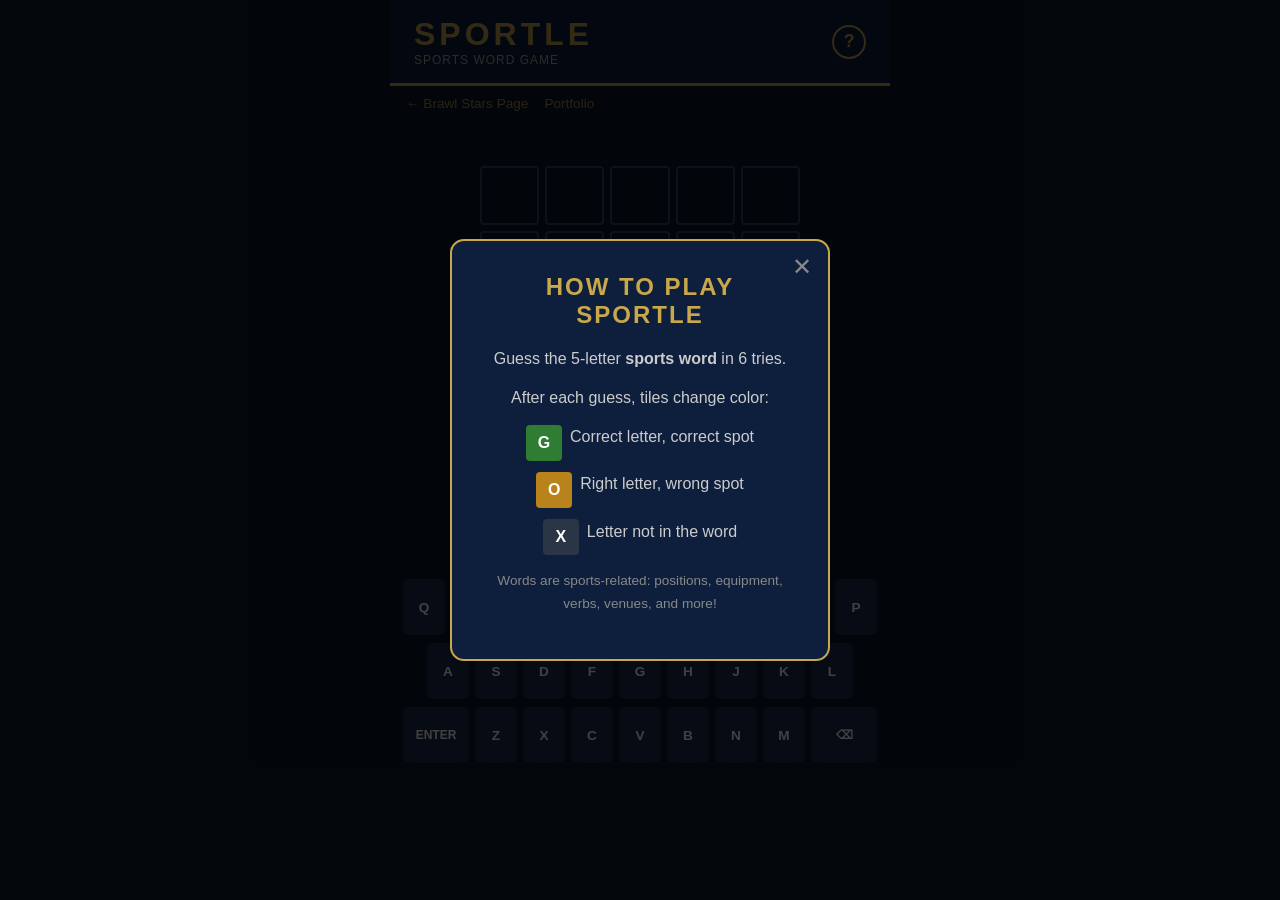
<file: app.html>
<!DOCTYPE html>
<html lang="en">
<head>
  <meta charset="UTF-8"/>
  <meta name="viewport" content="width=device-width, initial-scale=1.0"/>
  <title>Sportle — Sports Wordle</title>
  <style>
    /* ── Reset & Base ── */
    * { margin: 0; padding: 0; box-sizing: border-box; }

    body {
      font-family: 'Segoe UI', Arial, sans-serif;
      background: #0a1628;
      color: #fff;
      min-height: 100vh;
      display: flex;
      flex-direction: column;
      align-items: center;
    }

    /* ── Header ── */
    header {
      width: 100%;
      background: #0d1f3c;
      border-bottom: 3px solid #c9a84c;
      padding: 1rem 1.5rem;
      display: flex;
      justify-content: space-between;
      align-items: center;
      max-width: 500px;
      margin: 0 auto;
    }

    header h1 {
      font-size: 2rem;
      font-weight: 900;
      letter-spacing: 4px;
      color: #c9a84c;
      text-transform: uppercase;
    }

    header .subtitle {
      font-size: 0.75rem;
      color: #aaa;
      letter-spacing: 1px;
      text-transform: uppercase;
    }

    .help-btn {
      background: transparent;
      border: 2px solid #c9a84c;
      color: #c9a84c;
      width: 34px;
      height: 34px;
      border-radius: 50%;
      font-size: 1.1rem;
      font-weight: bold;
      cursor: pointer;
      transition: background 0.2s;
    }
    .help-btn:hover { background: #c9a84c; color: #0a1628; }

    /* ── Back Link ── */
    .back-bar {
      width: 100%;
      max-width: 500px;
      padding: 0.6rem 1rem;
      display: flex;
      gap: 1rem;
    }
    .back-bar a {
      color: #c9a84c;
      text-decoration: none;
      font-size: 0.85rem;
      opacity: 0.8;
    }
    .back-bar a:hover { opacity: 1; text-decoration: underline; }

    /* ── Message Bar ── */
    #message {
      height: 36px;
      display: flex;
      align-items: center;
      justify-content: center;
      font-size: 0.95rem;
      font-weight: bold;
      letter-spacing: 1px;
      color: #f5d020;
      text-transform: uppercase;
    }

    /* ── Game Board ── */
    #board {
      display: grid;
      grid-template-rows: repeat(6, 1fr);
      gap: 6px;
      padding: 10px;
      width: 100%;
      max-width: 340px;
    }

    .row {
      display: grid;
      grid-template-columns: repeat(5, 1fr);
      gap: 6px;
    }

    .tile {
      width: 100%;
      aspect-ratio: 1;
      border: 2px solid #3a4a60;
      border-radius: 4px;
      display: flex;
      align-items: center;
      justify-content: center;
      font-size: 1.7rem;
      font-weight: 900;
      text-transform: uppercase;
      color: #fff;
      background: #0a1628;
      transition: border-color 0.1s;
      position: relative;
      user-select: none;
    }

    .tile.filled { border-color: #6a7a90; }
    .tile.active { border-color: #c9a84c; }

    /* Flip animation */
    .tile.flip {
      animation: flipTile 0.5s ease forwards;
    }

    @keyframes flipTile {
      0%   { transform: rotateX(0deg); }
      50%  { transform: rotateX(90deg); background: #0a1628; }
      100% { transform: rotateX(0deg); }
    }

    .tile.correct  { background: #2e7d32; border-color: #2e7d32; }
    .tile.present  { background: #b7831a; border-color: #b7831a; }
    .tile.absent   { background: #2a3545; border-color: #2a3545; color: #888; }

    /* Pop animation when typing */
    .tile.pop {
      animation: popTile 0.1s ease;
    }
    @keyframes popTile {
      0%   { transform: scale(1); }
      50%  { transform: scale(1.12); }
      100% { transform: scale(1); }
    }

    /* Shake on invalid word */
    .row.shake {
      animation: shakeRow 0.4s ease;
    }
    @keyframes shakeRow {
      0%,100% { transform: translateX(0); }
      20%     { transform: translateX(-8px); }
      40%     { transform: translateX(8px); }
      60%     { transform: translateX(-5px); }
      80%     { transform: translateX(5px); }
    }

    /* ── Keyboard ── */
    #keyboard {
      width: 100%;
      max-width: 500px;
      padding: 10px;
      display: flex;
      flex-direction: column;
      gap: 8px;
      margin-top: 8px;
    }

    .kb-row {
      display: flex;
      justify-content: center;
      gap: 6px;
    }

    .key {
      height: 56px;
      min-width: 36px;
      padding: 0 6px;
      background: #1e3050;
      border: none;
      border-radius: 6px;
      color: #fff;
      font-size: 0.85rem;
      font-weight: bold;
      text-transform: uppercase;
      cursor: pointer;
      transition: background 0.2s, transform 0.1s;
      flex: 1;
      max-width: 42px;
    }

    .key.wide { max-width: 66px; font-size: 0.75rem; }
    .key:hover { background: #2a4070; }
    .key:active { transform: scale(0.95); }
    .key.correct { background: #2e7d32; }
    .key.present { background: #b7831a; }
    .key.absent  { background: #111d2e; color: #555; }

    /* ── Modal ── */
    .modal-overlay {
      position: fixed;
      inset: 0;
      background: rgba(0,0,0,0.75);
      display: flex;
      align-items: center;
      justify-content: center;
      z-index: 100;
    }

    .modal-overlay.hidden { display: none; }

    .modal-box {
      background: #0d1f3c;
      border: 2px solid #c9a84c;
      border-radius: 14px;
      padding: 2rem;
      max-width: 380px;
      width: 90%;
      text-align: center;
    }

    .modal-box h2 {
      font-size: 1.5rem;
      color: #c9a84c;
      margin-bottom: 1rem;
      text-transform: uppercase;
      letter-spacing: 2px;
    }

    .modal-box p { color: #ccc; line-height: 1.7; margin-bottom: 0.75rem; }
    .modal-box .answer-reveal { font-size: 1.4rem; font-weight: 900; color: #f5d020; margin: 0.5rem 0; }
    .modal-box .hint-row { display: flex; align-items: center; gap: 8px; justify-content: center; margin-bottom: 0.5rem; }
    .modal-box .hint-tile {
      width: 36px; height: 36px; border-radius: 4px;
      display: flex; align-items: center; justify-content: center;
      font-weight: 900; font-size: 1rem; text-transform: uppercase;
    }
    .modal-box .hint-tile.correct { background: #2e7d32; }
    .modal-box .hint-tile.present { background: #b7831a; }
    .modal-box .hint-tile.absent  { background: #2a3545; }

    .btn-play-again {
      background: #c9a84c;
      color: #0a1628;
      border: none;
      padding: 12px 32px;
      border-radius: 30px;
      font-size: 1rem;
      font-weight: 900;
      letter-spacing: 2px;
      text-transform: uppercase;
      cursor: pointer;
      margin-top: 1rem;
      transition: background 0.2s, transform 0.1s;
    }
    .btn-play-again:hover { background: #f5d020; transform: scale(1.03); }

    .close-modal {
      position: absolute; top: 12px; right: 16px;
      background: none; border: none; color: #888;
      font-size: 1.5rem; cursor: pointer;
    }
    .close-modal:hover { color: #fff; }

    /* ── Category badge ── */
    .category-badge {
      font-size: 0.7rem;
      letter-spacing: 2px;
      text-transform: uppercase;
      color: #666;
      padding: 0.25rem 0.5rem;
      background: #111d2e;
      border-radius: 20px;
      margin-bottom: 4px;
    }

    /* ── Stats row ── */
    .stats-row {
      display: flex;
      justify-content: center;
      gap: 1.5rem;
      margin: 1rem 0;
    }
    .stat-box { text-align: center; }
    .stat-num { font-size: 1.8rem; font-weight: 900; color: #f5d020; }
    .stat-label { font-size: 0.7rem; color: #888; text-transform: uppercase; letter-spacing: 1px; }
  </style>
</head>
<body>

  <!-- Help Modal -->
  <div class="modal-overlay" id="helpModal">
    <div class="modal-box" style="position:relative;">
      <button class="close-modal" onclick="document.getElementById('helpModal').classList.add('hidden')">✕</button>
      <h2>How to Play Sportle</h2>
      <p>Guess the 5-letter <strong>sports word</strong> in 6 tries.</p>
      <p>After each guess, tiles change color:</p>
      <div class="hint-row" style="margin-top:0.75rem;">
        <div class="hint-tile correct">G</div>
        <p>Correct letter, correct spot</p>
      </div>
      <div class="hint-row">
        <div class="hint-tile present">O</div>
        <p>Right letter, wrong spot</p>
      </div>
      <div class="hint-row">
        <div class="hint-tile absent">X</div>
        <p>Letter not in the word</p>
      </div>
      <p style="margin-top:0.75rem; font-size:0.85rem; color:#888;">Words are sports-related: positions, equipment, verbs, venues, and more!</p>
    </div>
  </div>

  <!-- End Modal -->
  <div class="modal-overlay hidden" id="endModal">
    <div class="modal-box" style="position:relative;">
      <h2 id="endTitle">Well Done!</h2>
      <div id="endBody"></div>
      <div class="stats-row" id="statsRow"></div>
      <button class="btn-play-again" onclick="startNewGame()">Play Again</button>
    </div>
  </div>

  <!-- Header -->
  <header>
    <div>
      <h1>Sportle</h1>
      <div class="subtitle">Sports Word Game</div>
    </div>
    <button class="help-btn" onclick="document.getElementById('helpModal').classList.remove('hidden')">?</button>
  </header>

  <div class="back-bar">
    <a href="index.html">← Brawl Stars Page</a>
    <a href="prof.html">Portfolio</a>
  </div>

  <div id="message"></div>
  <div id="board"></div>
  <div id="keyboard"></div>

  <script>
    // ── Word List ──
    const WORDS = [
      // Classic 5-letter sports words
      "DRIVE","PITCH","CATCH","GUARD","SCORE","POINT","RELAY","SERVE","BLOCK","SWING",
      "STRIK","BOUND","SPIKE","PRESS","FIELD","BREAK","FLOOR","SHOOT","MATCH","FRAME",
      "BLITZ","REACH","GLOVE","SKATE","WEDGE","PLACE","ROUND","COURT","STEAL","DRIBBLE".slice(0,5),
      "BATON","CHEER","MEDAL","RALLY","TIMER","HURLS","THROW","ALLEY","BOXER","BASES",
      "GOALI","GOOFS","PUNTS","KICKS","ZONES","SQUAD","COACH","TRAPS","COVER","TALLY",
      "GRAND","SPRIN","SPORT","JUMPS","BOARD","GRABS","FLAGS","TEAMS","VAULT","LINER",
      "HOMER","BAILS","BIRDY","BOGEY","EAGLE","IRONS","PUTT" ,"CLUBS","WEDGE","CADDY",
      "LANER","LANES","FOULS","DUNKS","LAYUP","ALLEY","POSTS","RIFTE","PENAL","GOALS",
      "PUCKS","GOALT","SAVES","TACKS","BOXER","HOOKS","JABS" ,"CROSS","UPPER","ROPES",
      "TRACK","RELAY","HURDA","LAPSE","PACES","WATTS","MILES","TIMED","CLOCK","SPLIT",
      // More clear 5-letter sports words
      "STEAL","SLIDE","BLIMP","BENCH","CHAMP","DRAFT","TRADE","SCOUT","AGENT","OWNER",
      "CROWD","ARENA","FIELD","TURF" ,"GRASS","CHALK","LIGHT","NIGHT","BLOWN","BONUS",
      "POINT","POWER","SUPER","OUTER","INNER","FIRST","THIRD","RIGHT","SHORT","QUICK"
    ]
    // Filter to exactly 5 letters and unique
    .map(w => w.trim().toUpperCase())
    .filter(w => w.length === 5);

    const WORD_POOL = [...new Set(WORDS)];

    // A curated list of clean valid 5-letter sports words for guessing
    const VALID_GUESSES = new Set([
      ...WORD_POOL,
      // Allow any real 5-letter word attempt
      "ABOUT","ABOVE","ABUSE","ACTOR","AFTER","AGAIN","AGENT","AGREE","AHEAD","ALARM",
      "ALBUM","ALERT","ALIKE","ALIVE","ALLEY","ALLOW","ALONE","ALONG","ALTER","ANGEL",
      "ANGER","ANGLE","ANGRY","ANIME","ANKLE","APART","APPLE","APPLY","ARENA","ARGUE",
      "ARISE","ARROW","ASIDE","ASKED","ASSET","AVOID","AWAKE","AWARD","AWFUL","BADLY",
      "BAKER","BALLS","BANDS","BANKS","BASED","BASIC","BASIN","BASES","BATCH","BEACH",
      "BEAMS","BEGAN","BEGIN","BEING","BELOW","BENCH","BIRTH","BLACK","BLADE","BLAME",
      "BLANK","BLAST","BLEED","BLEND","BLESS","BLIND","BLOCK","BLOOD","BLOWN","BOARD",
      "BOOST","BOUND","BOXER","BRAIN","BRAND","BRAVE","BREAD","BREAK","BREED","BRIEF",
      "BRING","BROKE","BROOK","BROWN","BRUSH","BUILD","BUILT","BURST","BUYER","CABIN",
      "CABLE","CAMEL","CANDY","CARRY","CATCH","CAUSE","CHAIN","CHALK","CHAMP","CHAOS",
      "CHEAP","CHECK","CHEEK","CHEER","CHEST","CHIEF","CHILD","CHINA","CLAIM","CLASS",
      "CLEAN","CLEAR","CLERK","CLICK","CLOCK","CLOSE","CLOUD","COACH","COSTS","COULD",
      "COUNT","COURT","COVER","CRACK","CRAFT","CRANE","CRAZY","CRIME","CROSS","CROWD",
      "CRUEL","CRUSH","CURVE","CYCLE","DAILY","DANCE","DEALT","DEATH","DEBUT","DELAY",
      "DEPTH","DRAFT","DRAIN","DRAMA","DRAW" ,"DRAWN","DREAM","DRESS","DRIFT","DRINK",
      "DRIVE","DROPS","DROVE","DRUGS","DRUMS","DYING","EARLY","EARTH","EIGHT","ELITE",
      "EMPTY","ENEMY","EQUAL","ERROR","ESSAY","EVERY","EXACT","EXTRA","FAINT","FAITH",
      "FALSE","FANCY","FAULT","FEAST","FENCE","FIELD","FIFTH","FIFTY","FIGHT","FINAL",
      "FIRST","FIXED","FLAME","FLEET","FLESH","FLIES","FLOAT","FLOOD","FLOOR","FOCUS",
      "FORCE","FORGE","FORTH","FORTY","FORUM","FOUND","FRAME","FRANK","FRAUD","FRESH",
      "FRONT","FRUIT","FULLY","FUNDS","GAMES","GAUGE","GHOST","GIANT","GIVEN","GLOOM",
      "GLOVE","GOING","GRACE","GRADE","GRAIN","GRAND","GRANT","GRAPH","GRASP","GRASS",
      "GRAVE","GREED","GREEN","GRIEF","GRIND","GROAN","GROUP","GROVE","GROWN","GUARD",
      "GUESS","GUEST","GUIDE","GUILD","GUILT","GUISE","HAPPY","HARSH","HEART","HEAVY",
      "HENCE","HIGH" ,"HILLS","HOLDS","HOLES","HONOR","HOOKS","HOPED","HORSE","HOTEL",
      "HOUSE","HUMAN","HURTS","IDEAS","IMAGE","IMPLY","INFER","INNER","INPUT","ISSUE",
      "ITEMS","JUDGE","JUICE","JUICY","KEEPS","KNIFE","KNOCK","KNOWN","LARGE","LASER",
      "LATER","LAUGH","LAYER","LEADS","LEAPS","LEARN","LEAVE","LEGAL","LEMON","LEVEL",
      "LIGHT","LIMIT","LINEN","LINKS","LIVES","LOCAL","LOGIC","LOOSE","LOWER","LUCKY",
      "MAGIC","MAJOR","MAKER","MARCH","MATCH","MAYBE","MEANT","MEDIA","MERCY","METAL",
      "MIGHT","MINOR","MINUS","MONEY","MONTH","MORAL","MOTOR","MOUNT","MOUSE","MOUTH",
      "MOVED","MOVIE","MUSIC","NAIVE","NEEDS","NERVE","NEVER","NIGHT","NOBLE","NOISE",
      "NOTED","NOVEL","NURSE","OCCUR","OFFER","OFTEN","ORDER","OTHER","OUTER","OWNED",
      "OWNER","OZONE","PAINT","PANEL","PAPER","PARTY","PAUSE","PEACE","PENNY","PHASE",
      "PHONE","PHOTO","PIECE","PILOT","PITCH","PIXEL","PLACE","PLAIN","PLANE","PLANT",
      "PLATE","PLAZA","PLEAD","PLAYS","PLAZA","POLAR","POWER","PRESS","PRICE","PRIDE",
      "PRIME","PRINT","PRIOR","PRIZE","PROBE","PROOF","PROUD","PROVE","QUEEN","QUERY",
      "QUEUE","QUICK","QUIET","QUITE","QUOTA","QUOTE","RADAR","RADIO","RAISE","RALLY",
      "RANGE","RAPID","RATIO","REACH","REALM","REBEL","REFER","REIGN","RELAX","RELAY",
      "REPLY","RIGHT","RIGID","RISKY","RIVAL","RIVER","ROBOT","ROCKY","ROMAN","ROUGH",
      "ROUND","ROYAL","RULER","RURAL","SADLY","SAINT","SAUCE","SCALE","SCARY","SCENE",
      "SCOPE","SCORE","SCOUT","SEIZE","SENSE","SERVE","SEVEN","SHADE","SHAKE","SHALL",
      "SHAME","SHAPE","SHARE","SHARP","SHIFT","SHIRT","SHOCK","SHORT","SIGHT","SILLY",
      "SINCE","SIXTH","SIXTY","SIZED","SKILL","SKIRT","SLASH","SLATE","SLAVE","SLEEP",
      "SLIDE","SLOPE","SMART","SMILE","SMOKE","SNAKE","SOLAR","SOLVE","SORRY","SOUTH",
      "SPACE","SPARE","SPARK","SPEAK","SPEED","SPEND","SPENT","SPILL","SPINE","SPITE",
      "SPLIT","SPOKE","SQUAD","STAFF","STAGE","STAKE","STAND","START","STATE","STAYS",
      "STEAL","STEAM","STEEL","STEEP","STEER","STICK","STILL","STOCK","STORE","STORM",
      "STORY","STUCK","STUDY","STYLE","SUGAR","SUITE","SUPER","SURGE","SWEET","SWIFT",
      "SWING","SWORD","TABLE","TAKEN","TASTE","TAXES","TEARS","TELLS","TENSE","TENTH",
      "TERMS","THEME","THICK","THING","THINK","THIRD","THOSE","THREE","THREW","THROW",
      "TIGHT","TIMES","TIRED","TITLE","TODAY","TOKEN","TOPIC","TOTAL","TOUCH","TOUGH",
      "TOWER","TOXIC","TRACK","TRADE","TRAIL","TRAIN","TRAIT","TRASH","TRIAL","TRIBE",
      "TRIED","TRUST","TUMOR","TUTOR","TWICE","TWIST","UNDER","UNION","UNITY","UNTIL",
      "UPPER","UPSET","URBAN","USAGE","USUAL","UTTER","VALID","VALUE","VIDEO","VIRUS",
      "VISIT","VITAL","VOICE","VOTER","WASTE","WATCH","WATER","WEARY","WEIGH","WEIRD",
      "WHERE","WHICH","WHILE","WHITE","WHOLE","WHOSE","WITCH","WOMAN","WOMEN","WORLD",
      "WORRY","WORSE","WORST","WORTH","WOULD","WOUND","WRIST","WROTE","YACHT","YIELD",
      "YOUNG","YOUTH","ZEBRA","ZONES",
      // Sports specific
      "DRIVE","BIRDY","BOGEY","EAGLE","HOMER","FOULS","DUNKS","LAYUP","HOOKS","JABS",
      "HURLS","PUNTS","KICKS","BASES","GOALI","PUCKS","SAVES","CADDY","PUTT" ,
    ].map(w => w.toUpperCase()));

    // ── Game State ──
    let targetWord = '';
    let currentRow = 0;
    let currentCol = 0;
    let currentGuess = [];
    let gameOver = false;
    let board = [];
    let keyColors = {};
    let gamesPlayed = 0;
    let gamesWon = 0;
    let currentStreak = 0;

    // ── Build Board ──
    function buildBoard() {
      const boardEl = document.getElementById('board');
      boardEl.innerHTML = '';
      board = [];
      for (let r = 0; r < 6; r++) {
        const row = document.createElement('div');
        row.classList.add('row');
        row.id = `row-${r}`;
        const rowTiles = [];
        for (let c = 0; c < 5; c++) {
          const tile = document.createElement('div');
          tile.classList.add('tile');
          tile.id = `tile-${r}-${c}`;
          row.appendChild(tile);
          rowTiles.push(tile);
        }
        boardEl.appendChild(row);
        board.push(rowTiles);
      }
    }

    // ── Build Keyboard ──
    const ROWS_KB = [
      ['Q','W','E','R','T','Y','U','I','O','P'],
      ['A','S','D','F','G','H','J','K','L'],
      ['ENTER','Z','X','C','V','B','N','M','⌫']
    ];

    function buildKeyboard() {
      const kbEl = document.getElementById('keyboard');
      kbEl.innerHTML = '';
      ROWS_KB.forEach(row => {
        const rowDiv = document.createElement('div');
        rowDiv.classList.add('kb-row');
        row.forEach(key => {
          const btn = document.createElement('button');
          btn.classList.add('key');
          btn.textContent = key;
          btn.dataset.key = key;
          if (key === 'ENTER' || key === '⌫') btn.classList.add('wide');
          btn.addEventListener('click', () => handleKey(key));
          rowDiv.appendChild(btn);
        });
        kbEl.appendChild(rowDiv);
      });
    }

    // ── Handle Key Input ──
    function handleKey(key) {
      if (gameOver) return;
      if (key === '⌫' || key === 'BACKSPACE') {
        deleteLetter();
      } else if (key === 'ENTER') {
        submitGuess();
      } else if (/^[A-Z]$/.test(key)) {
        addLetter(key);
      }
    }

    function addLetter(letter) {
      if (currentCol >= 5) return;
      const tile = board[currentRow][currentCol];
      tile.textContent = letter;
      tile.classList.add('filled', 'pop');
      setTimeout(() => tile.classList.remove('pop'), 150);
      currentGuess.push(letter);
      currentCol++;
      updateActiveTile();
    }

    function deleteLetter() {
      if (currentCol <= 0) return;
      currentCol--;
      currentGuess.pop();
      const tile = board[currentRow][currentCol];
      tile.textContent = '';
      tile.classList.remove('filled', 'active');
      updateActiveTile();
    }

    function updateActiveTile() {
      board[currentRow].forEach((t, i) => t.classList.toggle('active', i === currentCol && currentCol < 5));
    }

    function showMessage(msg, duration = 2000) {
      const el = document.getElementById('message');
      el.textContent = msg;
      if (duration) setTimeout(() => { el.textContent = ''; }, duration);
    }

    async function checkRealWord(word) {
      // First allow it if it's already in our word pool
      if (WORD_POOL.includes(word)) return true;
      try {
        const res = await fetch(`https://api.dictionaryapi.dev/api/v2/entries/en/${word.toLowerCase()}`);
        return res.ok;
      } catch {
        // If API fails, allow the word so connectivity issues don't break the game
        return true;
      }
    }

    async function submitGuess() {
      if (currentCol < 5) {
        showMessage('Not enough letters!');
        shakeRow(currentRow);
        return;
      }

      const guess = currentGuess.join('');

      // Check if it's a real word using the Free Dictionary API
      const isReal = await checkRealWord(guess);
      if (!isReal) {
        showMessage('Not a real word!');
        shakeRow(currentRow);
        return;
      }

      // Evaluate
      const result = evaluateGuess(guess, targetWord);
      revealRow(currentRow, guess, result, () => {
        updateKeyboard(guess, result);

        if (guess === targetWord) {
          gameOver = true;
          gamesPlayed++;
          gamesWon++;
          currentStreak++;
          setTimeout(() => showEndModal(true, currentRow + 1), 400);
        } else if (currentRow === 5) {
          gameOver = true;
          gamesPlayed++;
          currentStreak = 0;
          setTimeout(() => showEndModal(false, 0), 400);
        } else {
          currentRow++;
          currentCol = 0;
          currentGuess = [];
          updateActiveTile();
        }
      });
    }

    function evaluateGuess(guess, target) {
      const result = Array(5).fill('absent');
      const targetArr = target.split('');
      const guessArr = guess.split('');
      const used = Array(5).fill(false);

      // First pass: correct
      for (let i = 0; i < 5; i++) {
        if (guessArr[i] === targetArr[i]) {
          result[i] = 'correct';
          used[i] = true;
        }
      }
      // Second pass: present
      for (let i = 0; i < 5; i++) {
        if (result[i] === 'correct') continue;
        for (let j = 0; j < 5; j++) {
          if (!used[j] && guessArr[i] === targetArr[j]) {
            result[i] = 'present';
            used[j] = true;
            break;
          }
        }
      }
      return result;
    }

    function revealRow(rowIdx, guess, result, callback) {
      let delay = 0;
      result.forEach((res, i) => {
        setTimeout(() => {
          const tile = board[rowIdx][i];
          tile.classList.add('flip');
          setTimeout(() => {
            tile.classList.add(res);
            tile.classList.remove('filled', 'active');
          }, 250);
          if (i === 4) setTimeout(callback, 300);
        }, delay);
        delay += 300;
      });
    }

    function updateKeyboard(guess, result) {
      const priority = { correct: 3, present: 2, absent: 1 };
      guess.split('').forEach((letter, i) => {
        const current = keyColors[letter];
        if (!current || priority[result[i]] > priority[current]) {
          keyColors[letter] = result[i];
        }
      });
      document.querySelectorAll('.key').forEach(btn => {
        const l = btn.dataset.key;
        if (keyColors[l]) {
          btn.className = 'key';
          if (l === 'ENTER' || l === '⌫') btn.classList.add('wide');
          btn.classList.add(keyColors[l]);
        }
      });
    }

    function shakeRow(rowIdx) {
      const row = document.getElementById(`row-${rowIdx}`);
      row.classList.add('shake');
      setTimeout(() => row.classList.remove('shake'), 500);
    }

    function showEndModal(won, guessCount) {
      document.getElementById('endTitle').textContent = won
        ? ['Incredible!','Excellent!','Great!','Good Job!','Phew!','Lucky!'][guessCount - 1]
        : 'Game Over';

      const body = document.getElementById('endBody');
      body.innerHTML = won
        ? `<p>You got it in <strong>${guessCount}</strong> guess${guessCount > 1 ? 'es' : ''}!</p>
           <p class="answer-reveal">${targetWord}</p>`
        : `<p>The word was:</p><p class="answer-reveal">${targetWord}</p>`;

      document.getElementById('statsRow').innerHTML = `
        <div class="stat-box"><div class="stat-num">${gamesPlayed}</div><div class="stat-label">Played</div></div>
        <div class="stat-box"><div class="stat-num">${Math.round(gamesWon/Math.max(gamesPlayed,1)*100)}</div><div class="stat-label">Win %</div></div>
        <div class="stat-box"><div class="stat-num">${currentStreak}</div><div class="stat-label">Streak</div></div>
      `;

      document.getElementById('endModal').classList.remove('hidden');
    }

    function startNewGame() {
      document.getElementById('endModal').classList.add('hidden');
      document.getElementById('message').textContent = '';
      currentRow = 0;
      currentCol = 0;
      currentGuess = [];
      gameOver = false;
      keyColors = {};
      targetWord = WORD_POOL[Math.floor(Math.random() * WORD_POOL.length)];
      buildBoard();
      buildKeyboard();
    }

    // ── Physical Keyboard ──
    document.addEventListener('keydown', e => {
      if (e.ctrlKey || e.metaKey || e.altKey) return;
      const k = e.key.toUpperCase();
      if (k === 'BACKSPACE') handleKey('BACKSPACE');
      else if (k === 'ENTER') handleKey('ENTER');
      else if (/^[A-Z]$/.test(k)) handleKey(k);
    });

    // ── Init ──
    startNewGame();
    // Dismiss help modal on first play
    document.querySelector('.modal-overlay').addEventListener('click', function(e) {
      if (e.target === this) this.classList.add('hidden');
    });
    document.getElementById('endModal').addEventListener('click', function(e) {
      if (e.target === this) this.classList.add('hidden');
    });
  </script>

</body>
</html>
</file>
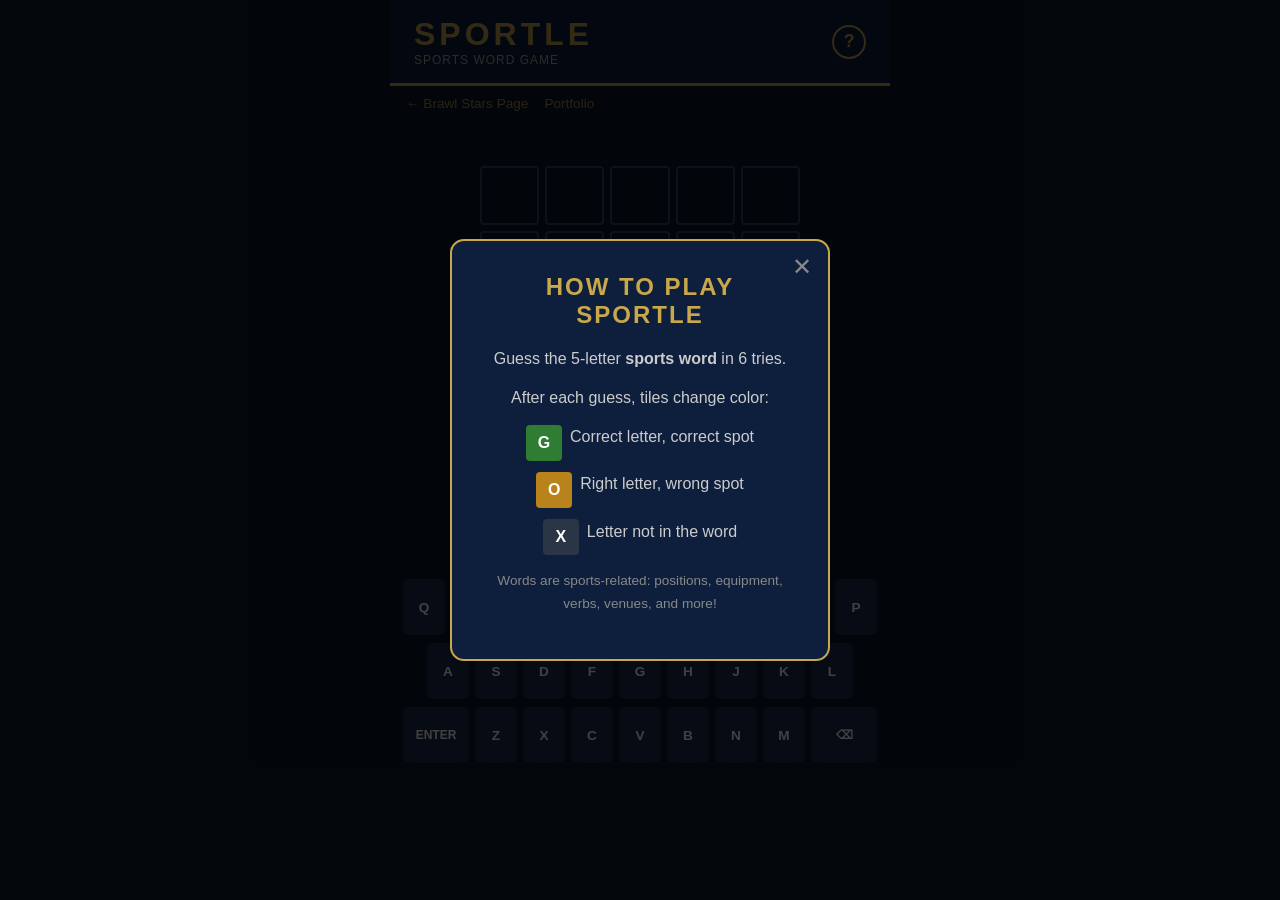
<file: home.html>
<!DOCTYPE html>
<html lang="en">
<head>
  <meta charset="UTF-8"/>
  <meta name="viewport" content="width=device-width, initial-scale=1.0"/>
  <title>Sportle — Sports Wordle</title>
  <style>
    /* ── Reset & Base ── */
    * { margin: 0; padding: 0; box-sizing: border-box; }

    body {
      font-family: 'Segoe UI', Arial, sans-serif;
      background: #0a1628;
      color: #fff;
      min-height: 100vh;
      display: flex;
      flex-direction: column;
      align-items: center;
    }

    /* ── Header ── */
    header {
      width: 100%;
      background: #0d1f3c;
      border-bottom: 3px solid #c9a84c;
      padding: 1rem 1.5rem;
      display: flex;
      justify-content: space-between;
      align-items: center;
      max-width: 500px;
      margin: 0 auto;
    }

    header h1 {
      font-size: 2rem;
      font-weight: 900;
      letter-spacing: 4px;
      color: #c9a84c;
      text-transform: uppercase;
    }

    header .subtitle {
      font-size: 0.75rem;
      color: #aaa;
      letter-spacing: 1px;
      text-transform: uppercase;
    }

    .help-btn {
      background: transparent;
      border: 2px solid #c9a84c;
      color: #c9a84c;
      width: 34px;
      height: 34px;
      border-radius: 50%;
      font-size: 1.1rem;
      font-weight: bold;
      cursor: pointer;
      transition: background 0.2s;
    }
    .help-btn:hover { background: #c9a84c; color: #0a1628; }

    /* ── Back Link ── */
    .back-bar {
      width: 100%;
      max-width: 500px;
      padding: 0.6rem 1rem;
      display: flex;
      gap: 1rem;
    }
    .back-bar a {
      color: #c9a84c;
      text-decoration: none;
      font-size: 0.85rem;
      opacity: 0.8;
    }
    .back-bar a:hover { opacity: 1; text-decoration: underline; }

    /* ── Message Bar ── */
    #message {
      height: 36px;
      display: flex;
      align-items: center;
      justify-content: center;
      font-size: 0.95rem;
      font-weight: bold;
      letter-spacing: 1px;
      color: #f5d020;
      text-transform: uppercase;
    }

    /* ── Game Board ── */
    #board {
      display: grid;
      grid-template-rows: repeat(6, 1fr);
      gap: 6px;
      padding: 10px;
      width: 100%;
      max-width: 340px;
    }

    .row {
      display: grid;
      grid-template-columns: repeat(5, 1fr);
      gap: 6px;
    }

    .tile {
      width: 100%;
      aspect-ratio: 1;
      border: 2px solid #3a4a60;
      border-radius: 4px;
      display: flex;
      align-items: center;
      justify-content: center;
      font-size: 1.7rem;
      font-weight: 900;
      text-transform: uppercase;
      color: #fff;
      background: #0a1628;
      transition: border-color 0.1s;
      position: relative;
      user-select: none;
    }

    .tile.filled { border-color: #6a7a90; }
    .tile.active { border-color: #c9a84c; }

    /* Flip animation */
    .tile.flip {
      animation: flipTile 0.5s ease forwards;
    }

    @keyframes flipTile {
      0%   { transform: rotateX(0deg); }
      50%  { transform: rotateX(90deg); background: #0a1628; }
      100% { transform: rotateX(0deg); }
    }

    .tile.correct  { background: #2e7d32; border-color: #2e7d32; }
    .tile.present  { background: #b7831a; border-color: #b7831a; }
    .tile.absent   { background: #2a3545; border-color: #2a3545; color: #888; }

    /* Pop animation when typing */
    .tile.pop {
      animation: popTile 0.1s ease;
    }
    @keyframes popTile {
      0%   { transform: scale(1); }
      50%  { transform: scale(1.12); }
      100% { transform: scale(1); }
    }

    /* Shake on invalid word */
    .row.shake {
      animation: shakeRow 0.4s ease;
    }
    @keyframes shakeRow {
      0%,100% { transform: translateX(0); }
      20%     { transform: translateX(-8px); }
      40%     { transform: translateX(8px); }
      60%     { transform: translateX(-5px); }
      80%     { transform: translateX(5px); }
    }

    /* ── Keyboard ── */
    #keyboard {
      width: 100%;
      max-width: 500px;
      padding: 10px;
      display: flex;
      flex-direction: column;
      gap: 8px;
      margin-top: 8px;
    }

    .kb-row {
      display: flex;
      justify-content: center;
      gap: 6px;
    }

    .key {
      height: 56px;
      min-width: 36px;
      padding: 0 6px;
      background: #1e3050;
      border: none;
      border-radius: 6px;
      color: #fff;
      font-size: 0.85rem;
      font-weight: bold;
      text-transform: uppercase;
      cursor: pointer;
      transition: background 0.2s, transform 0.1s;
      flex: 1;
      max-width: 42px;
    }

    .key.wide { max-width: 66px; font-size: 0.75rem; }
    .key:hover { background: #2a4070; }
    .key:active { transform: scale(0.95); }
    .key.correct { background: #2e7d32; }
    .key.present { background: #b7831a; }
    .key.absent  { background: #111d2e; color: #555; }

    /* ── Modal ── */
    .modal-overlay {
      position: fixed;
      inset: 0;
      background: rgba(0,0,0,0.75);
      display: flex;
      align-items: center;
      justify-content: center;
      z-index: 100;
    }

    .modal-overlay.hidden { display: none; }

    .modal-box {
      background: #0d1f3c;
      border: 2px solid #c9a84c;
      border-radius: 14px;
      padding: 2rem;
      max-width: 380px;
      width: 90%;
      text-align: center;
    }

    .modal-box h2 {
      font-size: 1.5rem;
      color: #c9a84c;
      margin-bottom: 1rem;
      text-transform: uppercase;
      letter-spacing: 2px;
    }

    .modal-box p { color: #ccc; line-height: 1.7; margin-bottom: 0.75rem; }
    .modal-box .answer-reveal { font-size: 1.4rem; font-weight: 900; color: #f5d020; margin: 0.5rem 0; }
    .modal-box .hint-row { display: flex; align-items: center; gap: 8px; justify-content: center; margin-bottom: 0.5rem; }
    .modal-box .hint-tile {
      width: 36px; height: 36px; border-radius: 4px;
      display: flex; align-items: center; justify-content: center;
      font-weight: 900; font-size: 1rem; text-transform: uppercase;
    }
    .modal-box .hint-tile.correct { background: #2e7d32; }
    .modal-box .hint-tile.present { background: #b7831a; }
    .modal-box .hint-tile.absent  { background: #2a3545; }

    .btn-play-again {
      background: #c9a84c;
      color: #0a1628;
      border: none;
      padding: 12px 32px;
      border-radius: 30px;
      font-size: 1rem;
      font-weight: 900;
      letter-spacing: 2px;
      text-transform: uppercase;
      cursor: pointer;
      margin-top: 1rem;
      transition: background 0.2s, transform 0.1s;
    }
    .btn-play-again:hover { background: #f5d020; transform: scale(1.03); }

    .close-modal {
      position: absolute; top: 12px; right: 16px;
      background: none; border: none; color: #888;
      font-size: 1.5rem; cursor: pointer;
    }
    .close-modal:hover { color: #fff; }

    /* ── Category badge ── */
    .category-badge {
      font-size: 0.7rem;
      letter-spacing: 2px;
      text-transform: uppercase;
      color: #666;
      padding: 0.25rem 0.5rem;
      background: #111d2e;
      border-radius: 20px;
      margin-bottom: 4px;
    }

    /* ── Stats row ── */
    .stats-row {
      display: flex;
      justify-content: center;
      gap: 1.5rem;
      margin: 1rem 0;
    }
    .stat-box { text-align: center; }
    .stat-num { font-size: 1.8rem; font-weight: 900; color: #f5d020; }
    .stat-label { font-size: 0.7rem; color: #888; text-transform: uppercase; letter-spacing: 1px; }
  </style>
</head>
<body>

  <!-- Help Modal -->
  <div class="modal-overlay" id="helpModal">
    <div class="modal-box" style="position:relative;">
      <button class="close-modal" onclick="document.getElementById('helpModal').classList.add('hidden')">✕</button>
      <h2>How to Play Sportle</h2>
      <p>Guess the 5-letter <strong>sports word</strong> in 6 tries.</p>
      <p>After each guess, tiles change color:</p>
      <div class="hint-row" style="margin-top:0.75rem;">
        <div class="hint-tile correct">G</div>
        <p>Correct letter, correct spot</p>
      </div>
      <div class="hint-row">
        <div class="hint-tile present">O</div>
        <p>Right letter, wrong spot</p>
      </div>
      <div class="hint-row">
        <div class="hint-tile absent">X</div>
        <p>Letter not in the word</p>
      </div>
      <p style="margin-top:0.75rem; font-size:0.85rem; color:#888;">Words are sports-related: positions, equipment, verbs, venues, and more!</p>
    </div>
  </div>

  <!-- End Modal -->
  <div class="modal-overlay hidden" id="endModal">
    <div class="modal-box" style="position:relative;">
      <h2 id="endTitle">Well Done!</h2>
      <div id="endBody"></div>
      <div class="stats-row" id="statsRow"></div>
      <button class="btn-play-again" onclick="startNewGame()">Play Again</button>
    </div>
  </div>

  <!-- Header -->
  <header>
    <div>
      <h1>Sportle</h1>
      <div class="subtitle">Sports Word Game</div>
    </div>
    <button class="help-btn" onclick="document.getElementById('helpModal').classList.remove('hidden')">?</button>
  </header>

  <div class="back-bar">
    <a href="index.html">← Brawl Stars Page</a>
    <a href="professional.html">Portfolio</a>
  </div>

  <div id="message"></div>
  <div id="board"></div>
  <div id="keyboard"></div>

  <script>
    // ── Word List ──
    const WORDS = [
      // Classic 5-letter sports words
      "DRIVE","PITCH","CATCH","GUARD","SCORE","POINT","RELAY","SERVE","BLOCK","SWING",
      "STRIK","BOUND","SPIKE","PRESS","FIELD","BREAK","FLOOR","SHOOT","MATCH","FRAME",
      "BLITZ","REACH","GLOVE","SKATE","WEDGE","PLACE","ROUND","COURT","STEAL","DRIBBLE".slice(0,5),
      "BATON","CHEER","MEDAL","RALLY","TIMER","HURLS","THROW","ALLEY","BOXER","BASES",
      "GOALI","GOOFS","PUNTS","KICKS","ZONES","SQUAD","COACH","TRAPS","COVER","TALLY",
      "GRAND","SPRIN","SPORT","JUMPS","BOARD","GRABS","FLAGS","TEAMS","VAULT","LINER",
      "HOMER","BAILS","BIRDY","BOGEY","EAGLE","IRONS","PUTT" ,"CLUBS","WEDGE","CADDY",
      "LANER","LANES","FOULS","DUNKS","LAYUP","ALLEY","POSTS","RIFTE","PENAL","GOALS",
      "PUCKS","GOALT","SAVES","TACKS","BOXER","HOOKS","JABS" ,"CROSS","UPPER","ROPES",
      "TRACK","RELAY","HURDA","LAPSE","PACES","WATTS","MILES","TIMED","CLOCK","SPLIT",
      // More clear 5-letter sports words
      "STEAL","SLIDE","BLIMP","BENCH","CHAMP","DRAFT","TRADE","SCOUT","AGENT","OWNER",
      "CROWD","ARENA","FIELD","TURF" ,"GRASS","CHALK","LIGHT","NIGHT","BLOWN","BONUS",
      "POINT","POWER","SUPER","OUTER","INNER","FIRST","THIRD","RIGHT","SHORT","QUICK"
    ]
    // Filter to exactly 5 letters and unique
    .map(w => w.trim().toUpperCase())
    .filter(w => w.length === 5);

    const WORD_POOL = [...new Set(WORDS)];

    // A curated list of clean valid 5-letter sports words for guessing
    const VALID_GUESSES = new Set([
      ...WORD_POOL,
      // Allow any real 5-letter word attempt
      "ABOUT","ABOVE","ABUSE","ACTOR","AFTER","AGAIN","AGENT","AGREE","AHEAD","ALARM",
      "ALBUM","ALERT","ALIKE","ALIVE","ALLEY","ALLOW","ALONE","ALONG","ALTER","ANGEL",
      "ANGER","ANGLE","ANGRY","ANIME","ANKLE","APART","APPLE","APPLY","ARENA","ARGUE",
      "ARISE","ARROW","ASIDE","ASKED","ASSET","AVOID","AWAKE","AWARD","AWFUL","BADLY",
      "BAKER","BALLS","BANDS","BANKS","BASED","BASIC","BASIN","BASES","BATCH","BEACH",
      "BEAMS","BEGAN","BEGIN","BEING","BELOW","BENCH","BIRTH","BLACK","BLADE","BLAME",
      "BLANK","BLAST","BLEED","BLEND","BLESS","BLIND","BLOCK","BLOOD","BLOWN","BOARD",
      "BOOST","BOUND","BOXER","BRAIN","BRAND","BRAVE","BREAD","BREAK","BREED","BRIEF",
      "BRING","BROKE","BROOK","BROWN","BRUSH","BUILD","BUILT","BURST","BUYER","CABIN",
      "CABLE","CAMEL","CANDY","CARRY","CATCH","CAUSE","CHAIN","CHALK","CHAMP","CHAOS",
      "CHEAP","CHECK","CHEEK","CHEER","CHEST","CHIEF","CHILD","CHINA","CLAIM","CLASS",
      "CLEAN","CLEAR","CLERK","CLICK","CLOCK","CLOSE","CLOUD","COACH","COSTS","COULD",
      "COUNT","COURT","COVER","CRACK","CRAFT","CRANE","CRAZY","CRIME","CROSS","CROWD",
      "CRUEL","CRUSH","CURVE","CYCLE","DAILY","DANCE","DEALT","DEATH","DEBUT","DELAY",
      "DEPTH","DRAFT","DRAIN","DRAMA","DRAW" ,"DRAWN","DREAM","DRESS","DRIFT","DRINK",
      "DRIVE","DROPS","DROVE","DRUGS","DRUMS","DYING","EARLY","EARTH","EIGHT","ELITE",
      "EMPTY","ENEMY","EQUAL","ERROR","ESSAY","EVERY","EXACT","EXTRA","FAINT","FAITH",
      "FALSE","FANCY","FAULT","FEAST","FENCE","FIELD","FIFTH","FIFTY","FIGHT","FINAL",
      "FIRST","FIXED","FLAME","FLEET","FLESH","FLIES","FLOAT","FLOOD","FLOOR","FOCUS",
      "FORCE","FORGE","FORTH","FORTY","FORUM","FOUND","FRAME","FRANK","FRAUD","FRESH",
      "FRONT","FRUIT","FULLY","FUNDS","GAMES","GAUGE","GHOST","GIANT","GIVEN","GLOOM",
      "GLOVE","GOING","GRACE","GRADE","GRAIN","GRAND","GRANT","GRAPH","GRASP","GRASS",
      "GRAVE","GREED","GREEN","GRIEF","GRIND","GROAN","GROUP","GROVE","GROWN","GUARD",
      "GUESS","GUEST","GUIDE","GUILD","GUILT","GUISE","HAPPY","HARSH","HEART","HEAVY",
      "HENCE","HIGH" ,"HILLS","HOLDS","HOLES","HONOR","HOOKS","HOPED","HORSE","HOTEL",
      "HOUSE","HUMAN","HURTS","IDEAS","IMAGE","IMPLY","INFER","INNER","INPUT","ISSUE",
      "ITEMS","JUDGE","JUICE","JUICY","KEEPS","KNIFE","KNOCK","KNOWN","LARGE","LASER",
      "LATER","LAUGH","LAYER","LEADS","LEAPS","LEARN","LEAVE","LEGAL","LEMON","LEVEL",
      "LIGHT","LIMIT","LINEN","LINKS","LIVES","LOCAL","LOGIC","LOOSE","LOWER","LUCKY",
      "MAGIC","MAJOR","MAKER","MARCH","MATCH","MAYBE","MEANT","MEDIA","MERCY","METAL",
      "MIGHT","MINOR","MINUS","MONEY","MONTH","MORAL","MOTOR","MOUNT","MOUSE","MOUTH",
      "MOVED","MOVIE","MUSIC","NAIVE","NEEDS","NERVE","NEVER","NIGHT","NOBLE","NOISE",
      "NOTED","NOVEL","NURSE","OCCUR","OFFER","OFTEN","ORDER","OTHER","OUTER","OWNED",
      "OWNER","OZONE","PAINT","PANEL","PAPER","PARTY","PAUSE","PEACE","PENNY","PHASE",
      "PHONE","PHOTO","PIECE","PILOT","PITCH","PIXEL","PLACE","PLAIN","PLANE","PLANT",
      "PLATE","PLAZA","PLEAD","PLAYS","PLAZA","POLAR","POWER","PRESS","PRICE","PRIDE",
      "PRIME","PRINT","PRIOR","PRIZE","PROBE","PROOF","PROUD","PROVE","QUEEN","QUERY",
      "QUEUE","QUICK","QUIET","QUITE","QUOTA","QUOTE","RADAR","RADIO","RAISE","RALLY",
      "RANGE","RAPID","RATIO","REACH","REALM","REBEL","REFER","REIGN","RELAX","RELAY",
      "REPLY","RIGHT","RIGID","RISKY","RIVAL","RIVER","ROBOT","ROCKY","ROMAN","ROUGH",
      "ROUND","ROYAL","RULER","RURAL","SADLY","SAINT","SAUCE","SCALE","SCARY","SCENE",
      "SCOPE","SCORE","SCOUT","SEIZE","SENSE","SERVE","SEVEN","SHADE","SHAKE","SHALL",
      "SHAME","SHAPE","SHARE","SHARP","SHIFT","SHIRT","SHOCK","SHORT","SIGHT","SILLY",
      "SINCE","SIXTH","SIXTY","SIZED","SKILL","SKIRT","SLASH","SLATE","SLAVE","SLEEP",
      "SLIDE","SLOPE","SMART","SMILE","SMOKE","SNAKE","SOLAR","SOLVE","SORRY","SOUTH",
      "SPACE","SPARE","SPARK","SPEAK","SPEED","SPEND","SPENT","SPILL","SPINE","SPITE",
      "SPLIT","SPOKE","SQUAD","STAFF","STAGE","STAKE","STAND","START","STATE","STAYS",
      "STEAL","STEAM","STEEL","STEEP","STEER","STICK","STILL","STOCK","STORE","STORM",
      "STORY","STUCK","STUDY","STYLE","SUGAR","SUITE","SUPER","SURGE","SWEET","SWIFT",
      "SWING","SWORD","TABLE","TAKEN","TASTE","TAXES","TEARS","TELLS","TENSE","TENTH",
      "TERMS","THEME","THICK","THING","THINK","THIRD","THOSE","THREE","THREW","THROW",
      "TIGHT","TIMES","TIRED","TITLE","TODAY","TOKEN","TOPIC","TOTAL","TOUCH","TOUGH",
      "TOWER","TOXIC","TRACK","TRADE","TRAIL","TRAIN","TRAIT","TRASH","TRIAL","TRIBE",
      "TRIED","TRUST","TUMOR","TUTOR","TWICE","TWIST","UNDER","UNION","UNITY","UNTIL",
      "UPPER","UPSET","URBAN","USAGE","USUAL","UTTER","VALID","VALUE","VIDEO","VIRUS",
      "VISIT","VITAL","VOICE","VOTER","WASTE","WATCH","WATER","WEARY","WEIGH","WEIRD",
      "WHERE","WHICH","WHILE","WHITE","WHOLE","WHOSE","WITCH","WOMAN","WOMEN","WORLD",
      "WORRY","WORSE","WORST","WORTH","WOULD","WOUND","WRIST","WROTE","YACHT","YIELD",
      "YOUNG","YOUTH","ZEBRA","ZONES",
      // Sports specific
      "DRIVE","BIRDY","BOGEY","EAGLE","HOMER","FOULS","DUNKS","LAYUP","HOOKS","JABS",
      "HURLS","PUNTS","KICKS","BASES","GOALI","PUCKS","SAVES","CADDY","PUTT" ,
    ].map(w => w.toUpperCase()));

    // ── Game State ──
    let targetWord = '';
    let currentRow = 0;
    let currentCol = 0;
    let currentGuess = [];
    let gameOver = false;
    let board = [];
    let keyColors = {};
    let gamesPlayed = 0;
    let gamesWon = 0;
    let currentStreak = 0;

    // ── Build Board ──
    function buildBoard() {
      const boardEl = document.getElementById('board');
      boardEl.innerHTML = '';
      board = [];
      for (let r = 0; r < 6; r++) {
        const row = document.createElement('div');
        row.classList.add('row');
        row.id = `row-${r}`;
        const rowTiles = [];
        for (let c = 0; c < 5; c++) {
          const tile = document.createElement('div');
          tile.classList.add('tile');
          tile.id = `tile-${r}-${c}`;
          row.appendChild(tile);
          rowTiles.push(tile);
        }
        boardEl.appendChild(row);
        board.push(rowTiles);
      }
    }

    // ── Build Keyboard ──
    const ROWS_KB = [
      ['Q','W','E','R','T','Y','U','I','O','P'],
      ['A','S','D','F','G','H','J','K','L'],
      ['ENTER','Z','X','C','V','B','N','M','⌫']
    ];

    function buildKeyboard() {
      const kbEl = document.getElementById('keyboard');
      kbEl.innerHTML = '';
      ROWS_KB.forEach(row => {
        const rowDiv = document.createElement('div');
        rowDiv.classList.add('kb-row');
        row.forEach(key => {
          const btn = document.createElement('button');
          btn.classList.add('key');
          btn.textContent = key;
          btn.dataset.key = key;
          if (key === 'ENTER' || key === '⌫') btn.classList.add('wide');
          btn.addEventListener('click', () => handleKey(key));
          rowDiv.appendChild(btn);
        });
        kbEl.appendChild(rowDiv);
      });
    }

    // ── Handle Key Input ──
    function handleKey(key) {
      if (gameOver) return;
      if (key === '⌫' || key === 'BACKSPACE') {
        deleteLetter();
      } else if (key === 'ENTER') {
        submitGuess();
      } else if (/^[A-Z]$/.test(key)) {
        addLetter(key);
      }
    }

    function addLetter(letter) {
      if (currentCol >= 5) return;
      const tile = board[currentRow][currentCol];
      tile.textContent = letter;
      tile.classList.add('filled', 'pop');
      setTimeout(() => tile.classList.remove('pop'), 150);
      currentGuess.push(letter);
      currentCol++;
      updateActiveTile();
    }

    function deleteLetter() {
      if (currentCol <= 0) return;
      currentCol--;
      currentGuess.pop();
      const tile = board[currentRow][currentCol];
      tile.textContent = '';
      tile.classList.remove('filled', 'active');
      updateActiveTile();
    }

    function updateActiveTile() {
      board[currentRow].forEach((t, i) => t.classList.toggle('active', i === currentCol && currentCol < 5));
    }

    function showMessage(msg, duration = 2000) {
      const el = document.getElementById('message');
      el.textContent = msg;
      if (duration) setTimeout(() => { el.textContent = ''; }, duration);
    }

    async function checkRealWord(word) {
      // First allow it if it's already in our word pool
      if (WORD_POOL.includes(word)) return true;
      try {
        const res = await fetch(`https://api.dictionaryapi.dev/api/v2/entries/en/${word.toLowerCase()}`);
        return res.ok;
      } catch {
        // If API fails, allow the word so connectivity issues don't break the game
        return true;
      }
    }

    async function submitGuess() {
      if (currentCol < 5) {
        showMessage('Not enough letters!');
        shakeRow(currentRow);
        return;
      }

      const guess = currentGuess.join('');

      // Check if it's a real word using the Free Dictionary API
      const isReal = await checkRealWord(guess);
      if (!isReal) {
        showMessage('Not a real word!');
        shakeRow(currentRow);
        return;
      }

      // Evaluate
      const result = evaluateGuess(guess, targetWord);
      revealRow(currentRow, guess, result, () => {
        updateKeyboard(guess, result);

        if (guess === targetWord) {
          gameOver = true;
          gamesPlayed++;
          gamesWon++;
          currentStreak++;
          setTimeout(() => showEndModal(true, currentRow + 1), 400);
        } else if (currentRow === 5) {
          gameOver = true;
          gamesPlayed++;
          currentStreak = 0;
          setTimeout(() => showEndModal(false, 0), 400);
        } else {
          currentRow++;
          currentCol = 0;
          currentGuess = [];
          updateActiveTile();
        }
      });
    }

    function evaluateGuess(guess, target) {
      const result = Array(5).fill('absent');
      const targetArr = target.split('');
      const guessArr = guess.split('');
      const used = Array(5).fill(false);

      // First pass: correct
      for (let i = 0; i < 5; i++) {
        if (guessArr[i] === targetArr[i]) {
          result[i] = 'correct';
          used[i] = true;
        }
      }
      // Second pass: present
      for (let i = 0; i < 5; i++) {
        if (result[i] === 'correct') continue;
        for (let j = 0; j < 5; j++) {
          if (!used[j] && guessArr[i] === targetArr[j]) {
            result[i] = 'present';
            used[j] = true;
            break;
          }
        }
      }
      return result;
    }

    function revealRow(rowIdx, guess, result, callback) {
      let delay = 0;
      result.forEach((res, i) => {
        setTimeout(() => {
          const tile = board[rowIdx][i];
          tile.classList.add('flip');
          setTimeout(() => {
            tile.classList.add(res);
            tile.classList.remove('filled', 'active');
          }, 250);
          if (i === 4) setTimeout(callback, 300);
        }, delay);
        delay += 300;
      });
    }

    function updateKeyboard(guess, result) {
      const priority = { correct: 3, present: 2, absent: 1 };
      guess.split('').forEach((letter, i) => {
        const current = keyColors[letter];
        if (!current || priority[result[i]] > priority[current]) {
          keyColors[letter] = result[i];
        }
      });
      document.querySelectorAll('.key').forEach(btn => {
        const l = btn.dataset.key;
        if (keyColors[l]) {
          btn.className = 'key';
          if (l === 'ENTER' || l === '⌫') btn.classList.add('wide');
          btn.classList.add(keyColors[l]);
        }
      });
    }

    function shakeRow(rowIdx) {
      const row = document.getElementById(`row-${rowIdx}`);
      row.classList.add('shake');
      setTimeout(() => row.classList.remove('shake'), 500);
    }

    function showEndModal(won, guessCount) {
      document.getElementById('endTitle').textContent = won
        ? ['Incredible!','Excellent!','Great!','Good Job!','Phew!','Lucky!'][guessCount - 1]
        : 'Game Over';

      const body = document.getElementById('endBody');
      body.innerHTML = won
        ? `<p>You got it in <strong>${guessCount}</strong> guess${guessCount > 1 ? 'es' : ''}!</p>
           <p class="answer-reveal">${targetWord}</p>`
        : `<p>The word was:</p><p class="answer-reveal">${targetWord}</p>`;

      document.getElementById('statsRow').innerHTML = `
        <div class="stat-box"><div class="stat-num">${gamesPlayed}</div><div class="stat-label">Played</div></div>
        <div class="stat-box"><div class="stat-num">${Math.round(gamesWon/Math.max(gamesPlayed,1)*100)}</div><div class="stat-label">Win %</div></div>
        <div class="stat-box"><div class="stat-num">${currentStreak}</div><div class="stat-label">Streak</div></div>
      `;

      document.getElementById('endModal').classList.remove('hidden');
    }

    function startNewGame() {
      document.getElementById('endModal').classList.add('hidden');
      document.getElementById('message').textContent = '';
      currentRow = 0;
      currentCol = 0;
      currentGuess = [];
      gameOver = false;
      keyColors = {};
      targetWord = WORD_POOL[Math.floor(Math.random() * WORD_POOL.length)];
      buildBoard();
      buildKeyboard();
    }

    // ── Physical Keyboard ──
    document.addEventListener('keydown', e => {
      if (e.ctrlKey || e.metaKey || e.altKey) return;
      const k = e.key.toUpperCase();
      if (k === 'BACKSPACE') handleKey('BACKSPACE');
      else if (k === 'ENTER') handleKey('ENTER');
      else if (/^[A-Z]$/.test(k)) handleKey(k);
    });

    // ── Init ──
    startNewGame();
    // Dismiss help modal on first play
    document.querySelector('.modal-overlay').addEventListener('click', function(e) {
      if (e.target === this) this.classList.add('hidden');
    });
    document.getElementById('endModal').addEventListener('click', function(e) {
      if (e.target === this) this.classList.add('hidden');
    });
  </script>

</body>
</html>
</file>
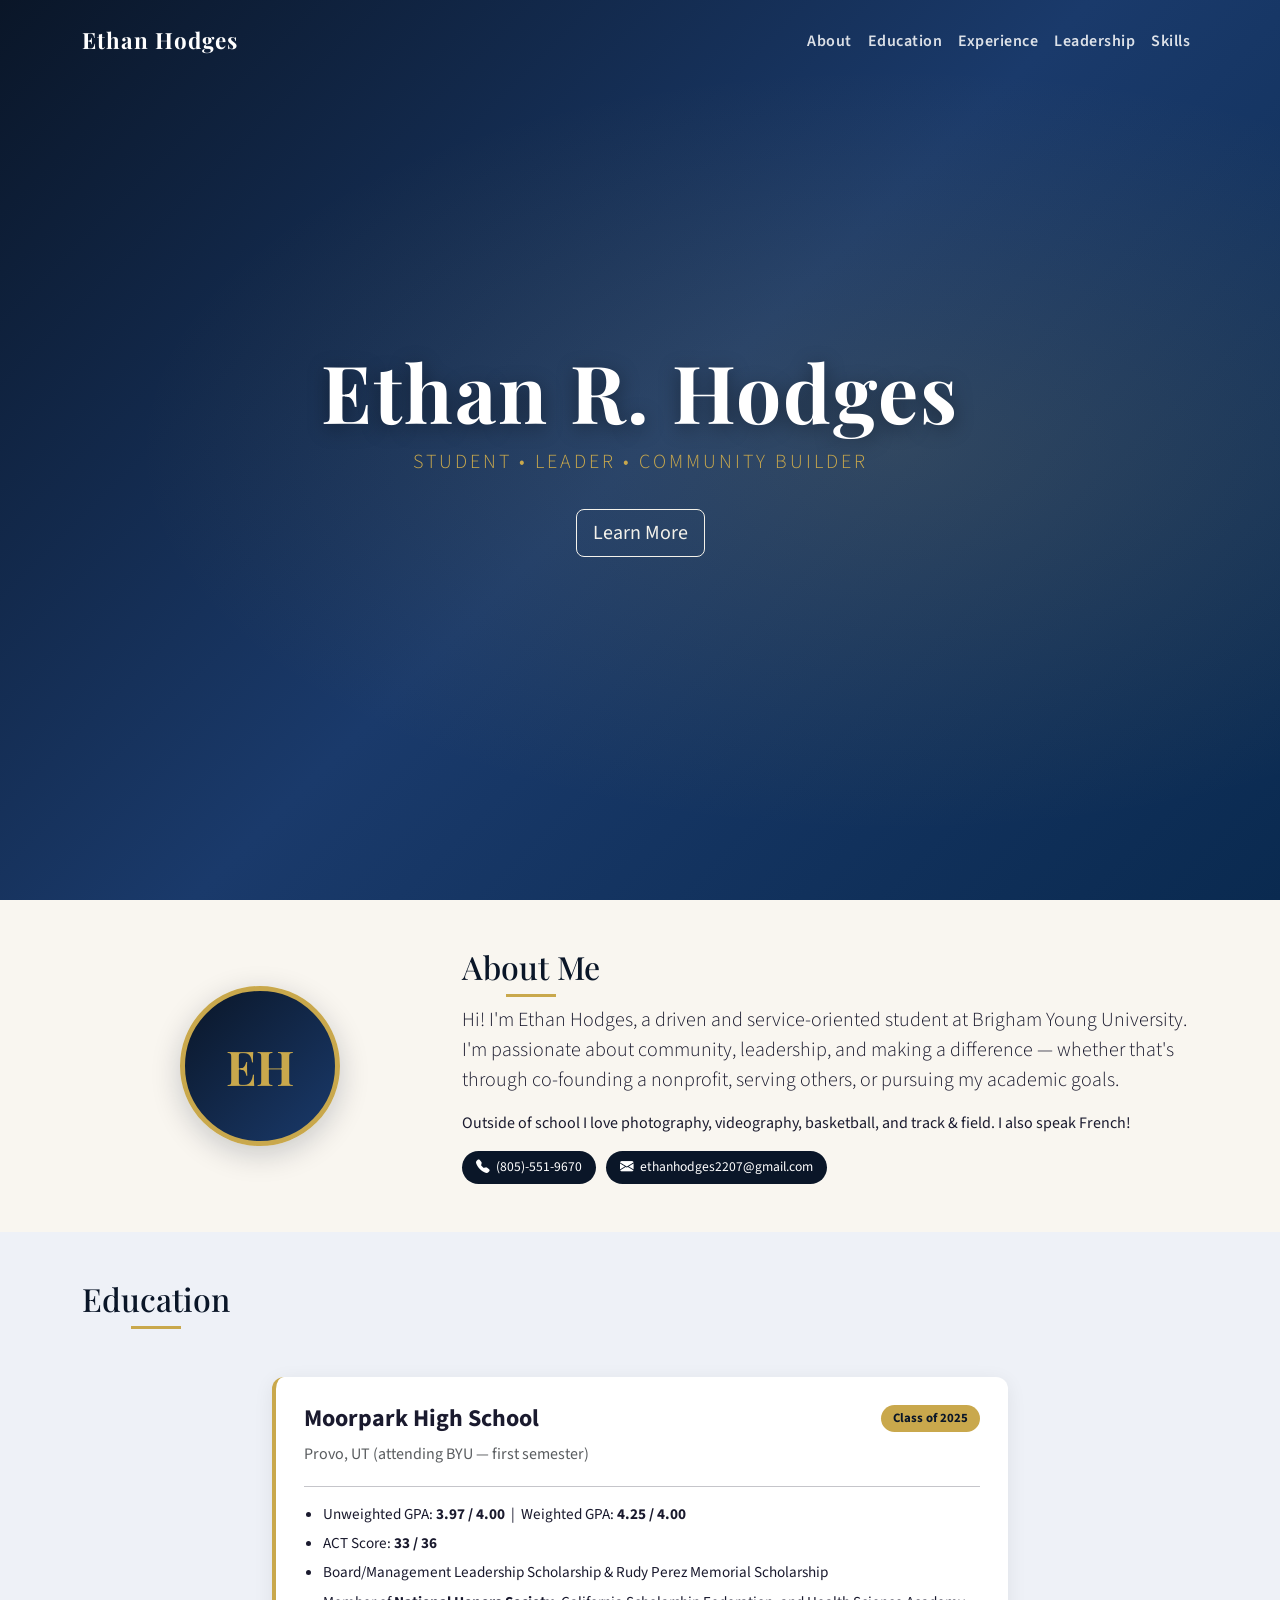
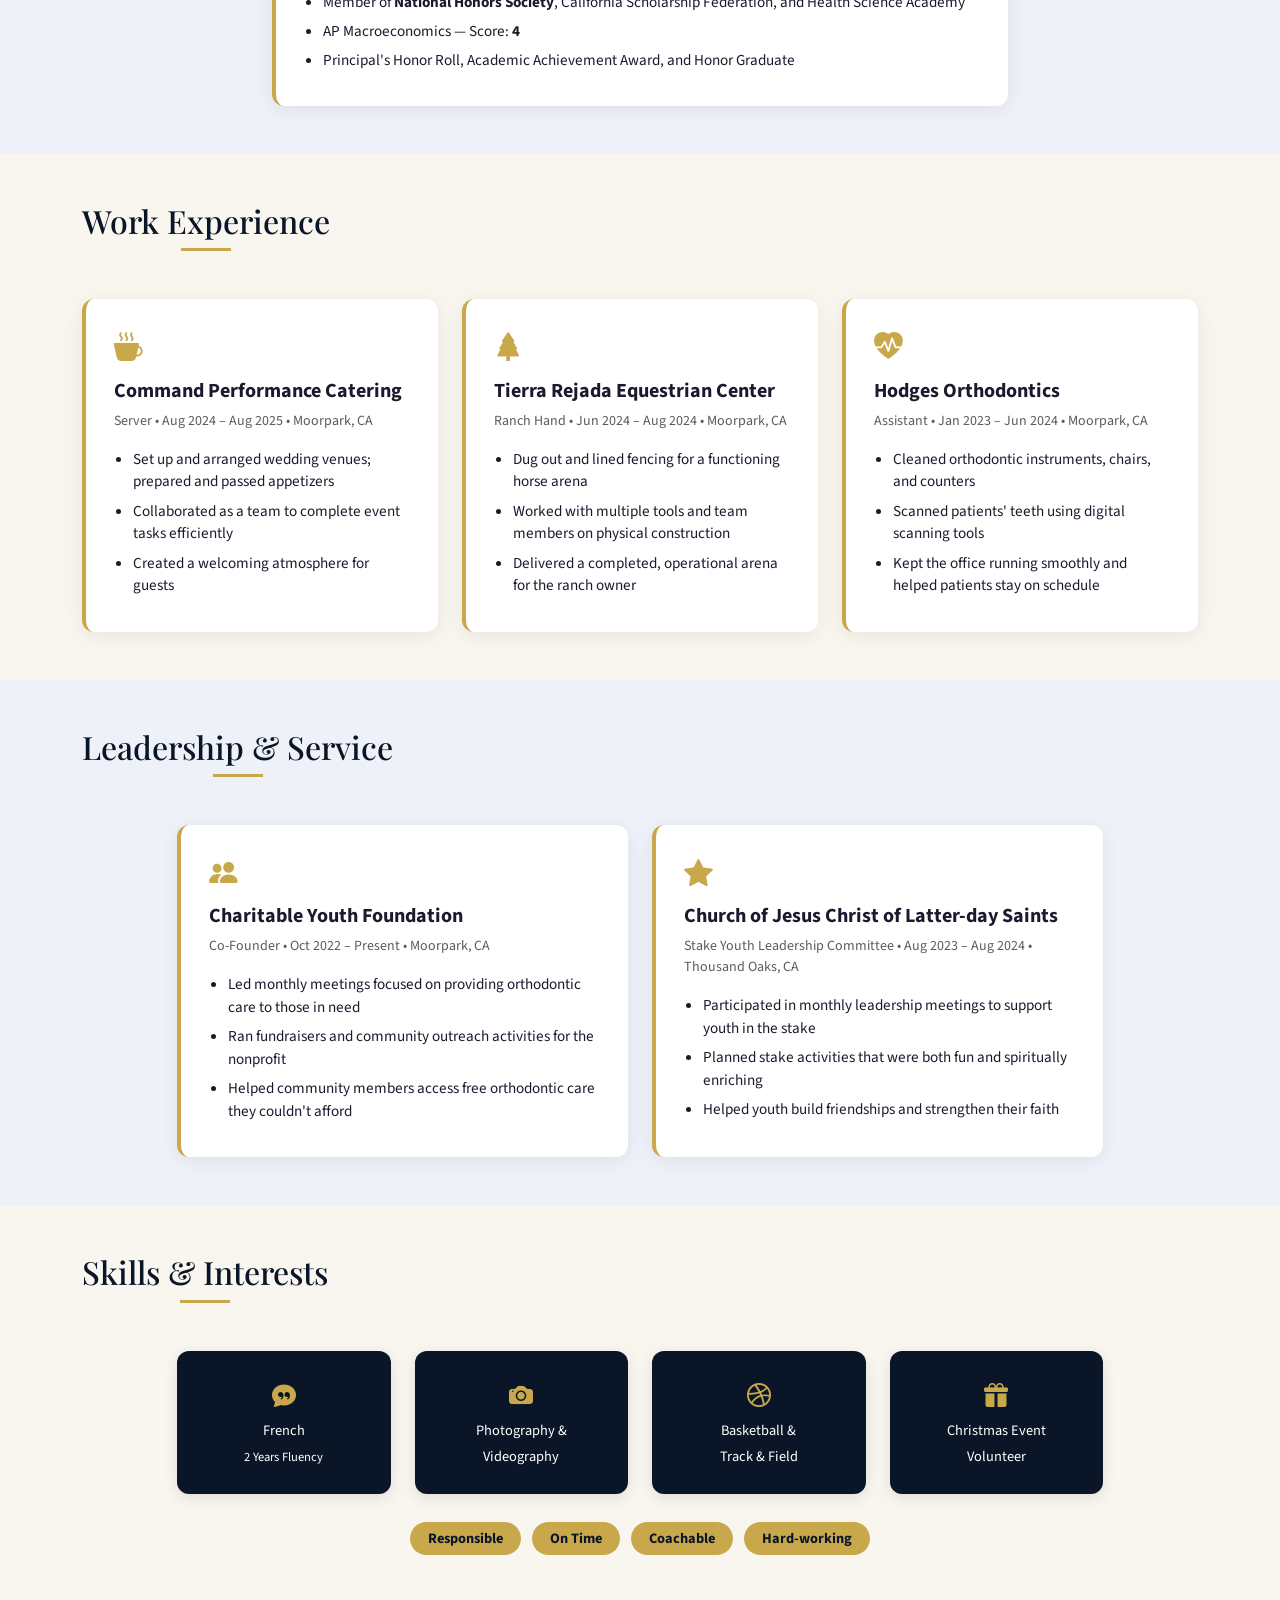
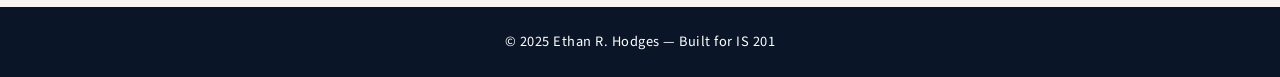
<file: prof.html>
<!DOCTYPE html>
<html lang="en">
<head>
  <meta charset="UTF-8" />
  <meta name="viewport" content="width=device-width, initial-scale=1.0"/>
  <title>Ethan Hodges</title>
  <!-- Bootstrap 5 -->
  <link href="https://cdn.jsdelivr.net/npm/bootstrap@5.3.0/dist/css/bootstrap.min.css" rel="stylesheet"/>
  <!-- Google Fonts -->
  <link href="https://fonts.googleapis.com/css2?family=Playfair+Display:wght@700&family=Source+Sans+3:wght@300;400;600&display=swap" rel="stylesheet"/>
  <!-- Bootstrap Icons -->
  <link href="https://cdn.jsdelivr.net/npm/bootstrap-icons@1.10.5/font/bootstrap-icons.css" rel="stylesheet"/>
  <link rel="stylesheet" href="styles1.css"/>
  <style>
:root { --navy: #0a1628; --gold: #c9a84c; --cream: #f9f6f0; --card-bg: #ffffff; --text-main: #1a1a2e; --text-muted: #6c757d; }
body { font-family: 'Source Sans 3', sans-serif; color: var(--text-main); background-color: var(--cream); }
#mainNav { background-color: transparent; transition: background-color 0.4s ease, padding 0.4s ease; padding-top: 1.2rem; padding-bottom: 1.2rem; }
#mainNav.scrolled { background-color: var(--navy); padding-top: 0.6rem; padding-bottom: 0.6rem; box-shadow: 0 2px 20px rgba(0,0,0,0.3); }
.navbar-brand { font-family: 'Playfair Display', serif; font-size: 1.4rem; color: #fff !important; letter-spacing: 1px; }
.nav-link { color: rgba(255,255,255,0.85) !important; font-weight: 600; letter-spacing: 0.5px; transition: color 0.2s; }
.nav-link:hover { color: var(--gold) !important; }
.hero-section { min-height: 100vh; background: linear-gradient(135deg, var(--navy) 0%, #1a3a6b 50%, #0a2a50 100%); position: relative; overflow: hidden; }
.hero-section::before { content: ''; position: absolute; inset: 0; background: radial-gradient(ellipse at 70% 50%, rgba(201,168,76,0.15) 0%, transparent 60%); }
.hero-name { font-family: 'Playfair Display', serif; font-size: clamp(2.5rem, 7vw, 5rem); letter-spacing: 2px; text-shadow: 0 4px 20px rgba(0,0,0,0.4); position: relative; }
.hero-sub { font-size: 1.25rem; letter-spacing: 3px; color: var(--gold); font-weight: 300; text-transform: uppercase; }
.section-title { font-family: 'Playfair Display', serif; color: var(--navy); font-size: 2rem; position: relative; display: inline-block; }
.section-title::after { content: ''; display: block; width: 50px; height: 3px; background: var(--gold); margin: 8px auto 0; }
.bg-light-section { background-color: #eef1f7; }
.avatar-circle { width: 160px; height: 160px; border-radius: 50%; background: linear-gradient(135deg, var(--navy), #1a3a6b); border: 5px solid var(--gold); box-shadow: 0 8px 30px rgba(10,22,40,0.2); }
.avatar-initials { font-family: 'Playfair Display', serif; font-size: 3rem; color: var(--gold); font-weight: 700; }
.contact-badges { display: flex; flex-wrap: wrap; gap: 10px; }
.badge-contact { background: var(--navy); color: #fff; padding: 6px 14px; border-radius: 20px; font-size: 0.85rem; display: inline-flex; align-items: center; gap: 6px; }
.resume-card { background: var(--card-bg); border-radius: 12px; padding: 1.75rem; box-shadow: 0 4px 20px rgba(0,0,0,0.07); border-left: 4px solid var(--gold); transition: transform 0.25s ease, box-shadow 0.25s ease; }
.resume-card:hover { transform: translateY(-4px); box-shadow: 0 10px 35px rgba(0,0,0,0.12); }
.card-icon { font-size: 1.8rem; color: var(--gold); }
.badge-year { background: var(--gold); color: var(--navy); padding: 4px 12px; border-radius: 20px; font-size: 0.8rem; font-weight: 700; }
.resume-list { padding-left: 1.2rem; margin-bottom: 0; }
.resume-list li { margin-bottom: 0.4rem; font-size: 0.95rem; line-height: 1.5; }
.skill-badge { background: var(--navy); color: #fff; border-radius: 12px; padding: 1.5rem 1rem; font-size: 0.9rem; line-height: 1.8; box-shadow: 0 4px 15px rgba(0,0,0,0.1); transition: transform 0.2s; }
.skill-badge:hover { transform: scale(1.05); }
.skill-badge i { font-size: 1.5rem; color: var(--gold); }
.trait-pill { display: inline-block; background: var(--gold); color: var(--navy); padding: 6px 18px; border-radius: 30px; font-weight: 700; font-size: 0.9rem; margin: 4px; }
.footer-section { background: var(--navy); font-size: 0.9rem; letter-spacing: 0.5px; }
  </style>
</head>
<body>

  <!-- Navbar -->
  <nav class="navbar navbar-expand-lg navbar-dark fixed-top" id="mainNav">
    <div class="container">
      <a class="navbar-brand fw-bold" href="#">Ethan Hodges</a>
      <button class="navbar-toggler" type="button" data-bs-toggle="collapse" data-bs-target="#navbarNav">
        <span class="navbar-toggler-icon"></span>
      </button>
      <div class="collapse navbar-collapse" id="navbarNav">
        <ul class="navbar-nav ms-auto">
          <li class="nav-item"><a class="nav-link" href="#about">About</a></li>
          <li class="nav-item"><a class="nav-link" href="#education">Education</a></li>
          <li class="nav-item"><a class="nav-link" href="#experience">Experience</a></li>
          <li class="nav-item"><a class="nav-link" href="#leadership">Leadership</a></li>
          <li class="nav-item"><a class="nav-link" href="#skills">Skills</a></li>
        </ul>
      </div>
    </div>
  </nav>

  <!-- Hero -->
  <header class="hero-section d-flex align-items-center justify-content-center text-center text-white">
    <div>
      <h1 class="display-3 fw-bold hero-name">Ethan R. Hodges</h1>
      <p class="lead hero-sub">Student &bull; Leader &bull; Community Builder</p>
      <a href="#about" class="btn btn-outline-light btn-lg mt-3">Learn More</a>
    </div>
  </header>

  <!-- About -->
  <section id="about" class="py-5">
    <div class="container">
      <div class="row align-items-center gy-4">
        <div class="col-md-4 text-center">
          <div class="avatar-circle mx-auto d-flex align-items-center justify-content-center">
            <span class="avatar-initials">EH</span>
          </div>
        </div>
        <div class="col-md-8">
          <h2 class="section-title">About Me</h2>
          <p class="lead">Hi! I'm Ethan Hodges, a driven and service-oriented student at Brigham Young University. I'm passionate about community, leadership, and making a difference — whether that's through co-founding a nonprofit, serving others, or pursuing my academic goals.</p>
          <p>Outside of school I love photography, videography, basketball, and track &amp; field. I also speak French!</p>
          <div class="contact-badges mt-3">
            <span class="badge-contact"><i class="bi bi-telephone-fill"></i> (805)-551-9670</span>
            <span class="badge-contact"><i class="bi bi-envelope-fill"></i> ethanhodges2207@gmail.com</span>
          </div>
        </div>
      </div>
    </div>
  </section>

  <!-- Education -->
  <section id="education" class="py-5 bg-light-section">
    <div class="container">
      <h2 class="section-title text-center mb-5">Education</h2>
      <div class="row justify-content-center">
        <div class="col-md-8">
          <div class="resume-card">
            <div class="d-flex justify-content-between align-items-start flex-wrap">
              <div>
                <h4 class="fw-bold">Moorpark High School</h4>
                <p class="text-muted mb-1">Provo, UT (attending BYU — first semester)</p>
              </div>
              <span class="badge-year">Class of 2025</span>
            </div>
            <hr/>
            <ul class="resume-list">
              <li>Unweighted GPA: <strong>3.97 / 4.00</strong> &nbsp;|&nbsp; Weighted GPA: <strong>4.25 / 4.00</strong></li>
              <li>ACT Score: <strong>33 / 36</strong></li>
              <li>Board/Management Leadership Scholarship &amp; Rudy Perez Memorial Scholarship</li>
              <li>Member of <strong>National Honors Society</strong>, California Scholarship Federation, and Health Science Academy</li>
              <li>AP Macroeconomics — Score: <strong>4</strong></li>
              <li>Principal's Honor Roll, Academic Achievement Award, and Honor Graduate</li>
            </ul>
          </div>
        </div>
      </div>
    </div>
  </section>

  <!-- Experience -->
  <section id="experience" class="py-5">
    <div class="container">
      <h2 class="section-title text-center mb-5">Work Experience</h2>
      <div class="row gy-4">

        <div class="col-md-4">
          <div class="resume-card h-100">
            <div class="card-icon"><i class="bi bi-cup-hot-fill"></i></div>
            <h5 class="fw-bold mt-2">Command Performance Catering</h5>
            <p class="text-muted small">Server &bull; Aug 2024 – Aug 2025 &bull; Moorpark, CA</p>
            <ul class="resume-list">
              <li>Set up and arranged wedding venues; prepared and passed appetizers</li>
              <li>Collaborated as a team to complete event tasks efficiently</li>
              <li>Created a welcoming atmosphere for guests</li>
            </ul>
          </div>
        </div>

        <div class="col-md-4">
          <div class="resume-card h-100">
            <div class="card-icon"><i class="bi bi-tree-fill"></i></div>
            <h5 class="fw-bold mt-2">Tierra Rejada Equestrian Center</h5>
            <p class="text-muted small">Ranch Hand &bull; Jun 2024 – Aug 2024 &bull; Moorpark, CA</p>
            <ul class="resume-list">
              <li>Dug out and lined fencing for a functioning horse arena</li>
              <li>Worked with multiple tools and team members on physical construction</li>
              <li>Delivered a completed, operational arena for the ranch owner</li>
            </ul>
          </div>
        </div>

        <div class="col-md-4">
          <div class="resume-card h-100">
            <div class="card-icon"><i class="bi bi-heart-pulse-fill"></i></div>
            <h5 class="fw-bold mt-2">Hodges Orthodontics</h5>
            <p class="text-muted small">Assistant &bull; Jan 2023 – Jun 2024 &bull; Moorpark, CA</p>
            <ul class="resume-list">
              <li>Cleaned orthodontic instruments, chairs, and counters</li>
              <li>Scanned patients' teeth using digital scanning tools</li>
              <li>Kept the office running smoothly and helped patients stay on schedule</li>
            </ul>
          </div>
        </div>

      </div>
    </div>
  </section>

  <!-- Leadership & Service -->
  <section id="leadership" class="py-5 bg-light-section">
    <div class="container">
      <h2 class="section-title text-center mb-5">Leadership &amp; Service</h2>
      <div class="row gy-4 justify-content-center">

        <div class="col-md-5">
          <div class="resume-card h-100">
            <div class="card-icon"><i class="bi bi-people-fill"></i></div>
            <h5 class="fw-bold mt-2">Charitable Youth Foundation</h5>
            <p class="text-muted small">Co-Founder &bull; Oct 2022 – Present &bull; Moorpark, CA</p>
            <ul class="resume-list">
              <li>Led monthly meetings focused on providing orthodontic care to those in need</li>
              <li>Ran fundraisers and community outreach activities for the nonprofit</li>
              <li>Helped community members access free orthodontic care they couldn't afford</li>
            </ul>
          </div>
        </div>

        <div class="col-md-5">
          <div class="resume-card h-100">
            <div class="card-icon"><i class="bi bi-star-fill"></i></div>
            <h5 class="fw-bold mt-2">Church of Jesus Christ of Latter-day Saints</h5>
            <p class="text-muted small">Stake Youth Leadership Committee &bull; Aug 2023 – Aug 2024 &bull; Thousand Oaks, CA</p>
            <ul class="resume-list">
              <li>Participated in monthly leadership meetings to support youth in the stake</li>
              <li>Planned stake activities that were both fun and spiritually enriching</li>
              <li>Helped youth build friendships and strengthen their faith</li>
            </ul>
          </div>
        </div>

      </div>
    </div>
  </section>

  <!-- Skills & Interests -->
  <section id="skills" class="py-5">
    <div class="container">
      <h2 class="section-title text-center mb-5">Skills &amp; Interests</h2>
      <div class="row justify-content-center">
        <div class="col-md-10">
          <div class="row gy-3 text-center">
            <div class="col-6 col-md-3">
              <div class="skill-badge"><i class="bi bi-chat-quote-fill"></i><br/>French<br/><small>2 Years Fluency</small></div>
            </div>
            <div class="col-6 col-md-3">
              <div class="skill-badge"><i class="bi bi-camera-fill"></i><br/>Photography &amp;<br/>Videography</div>
            </div>
            <div class="col-6 col-md-3">
              <div class="skill-badge"><i class="bi bi-dribbble"></i><br/>Basketball &amp;<br/>Track &amp; Field</div>
            </div>
            <div class="col-6 col-md-3">
              <div class="skill-badge"><i class="bi bi-gift-fill"></i><br/>Christmas Event<br/>Volunteer</div>
            </div>
          </div>
          <div class="text-center mt-4">
            <span class="trait-pill">Responsible</span>
            <span class="trait-pill">On Time</span>
            <span class="trait-pill">Coachable</span>
            <span class="trait-pill">Hard-working</span>
          </div>
        </div>
      </div>
    </div>
  </section>

  <!-- Footer -->
  <footer class="footer-section text-center py-4 text-white">
    <p class="mb-0">&copy; 2025 Ethan R. Hodges &mdash; Built for IS 201</p>
  </footer>

  <script src="https://cdn.jsdelivr.net/npm/bootstrap@5.3.0/dist/js/bootstrap.bundle.min.js"></script>
  <script>
    // Shrink navbar on scroll
    window.addEventListener('scroll', () => {
      document.getElementById('mainNav').classList.toggle('scrolled', window.scrollY > 50);
    });
  </script>
</body>
</html>
</file>
<file: styles1.css>
/* styles1.css — Custom styles for Ethan Hodges professional page */

:root {
  --navy: #0a1628;
  --gold: #c9a84c;
  --cream: #f9f6f0;
  --card-bg: #ffffff;
  --text-main: #1a1a2e;
  --text-muted: #6c757d;
}

body {
  font-family: 'Source Sans 3', sans-serif;
  color: var(--text-main);
  background-color: var(--cream);
}

/* ── Navbar ── */
#mainNav {
  background-color: transparent;
  transition: background-color 0.4s ease, padding 0.4s ease;
  padding-top: 1.2rem;
  padding-bottom: 1.2rem;
}

#mainNav.scrolled {
  background-color: var(--navy);
  padding-top: 0.6rem;
  padding-bottom: 0.6rem;
  box-shadow: 0 2px 20px rgba(0,0,0,0.3);
}

.navbar-brand {
  font-family: 'Playfair Display', serif;
  font-size: 1.4rem;
  color: #fff !important;
  letter-spacing: 1px;
}

.nav-link {
  color: rgba(255,255,255,0.85) !important;
  font-weight: 600;
  letter-spacing: 0.5px;
  transition: color 0.2s;
}

.nav-link:hover {
  color: var(--gold) !important;
}

/* ── Hero ── */
.hero-section {
  min-height: 100vh;
  background: linear-gradient(135deg, var(--navy) 0%, #1a3a6b 50%, #0a2a50 100%);
  position: relative;
  overflow: hidden;
}

.hero-section::before {
  content: '';
  position: absolute;
  inset: 0;
  background: radial-gradient(ellipse at 70% 50%, rgba(201,168,76,0.15) 0%, transparent 60%);
}

.hero-name {
  font-family: 'Playfair Display', serif;
  font-size: clamp(2.5rem, 7vw, 5rem);
  letter-spacing: 2px;
  text-shadow: 0 4px 20px rgba(0,0,0,0.4);
  position: relative;
}

.hero-sub {
  font-size: 1.25rem;
  letter-spacing: 3px;
  color: var(--gold);
  font-weight: 300;
  text-transform: uppercase;
}

/* ── Section Titles ── */
.section-title {
  font-family: 'Playfair Display', serif;
  color: var(--navy);
  font-size: 2rem;
  position: relative;
  display: inline-block;
}

.section-title::after {
  content: '';
  display: block;
  width: 50px;
  height: 3px;
  background: var(--gold);
  margin: 8px auto 0;
}

/* ── Background alternates ── */
.bg-light-section {
  background-color: #eef1f7;
}

/* ── Avatar ── */
.avatar-circle {
  width: 160px;
  height: 160px;
  border-radius: 50%;
  background: linear-gradient(135deg, var(--navy), #1a3a6b);
  border: 5px solid var(--gold);
  box-shadow: 0 8px 30px rgba(10,22,40,0.2);
}

.avatar-initials {
  font-family: 'Playfair Display', serif;
  font-size: 3rem;
  color: var(--gold);
  font-weight: 700;
}

/* ── Contact badges ── */
.contact-badges {
  display: flex;
  flex-wrap: wrap;
  gap: 10px;
}

.badge-contact {
  background: var(--navy);
  color: #fff;
  padding: 6px 14px;
  border-radius: 20px;
  font-size: 0.85rem;
  display: inline-flex;
  align-items: center;
  gap: 6px;
}

/* ── Resume Cards ── */
.resume-card {
  background: var(--card-bg);
  border-radius: 12px;
  padding: 1.75rem;
  box-shadow: 0 4px 20px rgba(0,0,0,0.07);
  border-left: 4px solid var(--gold);
  transition: transform 0.25s ease, box-shadow 0.25s ease;
}

.resume-card:hover {
  transform: translateY(-4px);
  box-shadow: 0 10px 35px rgba(0,0,0,0.12);
}

.card-icon {
  font-size: 1.8rem;
  color: var(--gold);
}

.badge-year {
  background: var(--gold);
  color: var(--navy);
  padding: 4px 12px;
  border-radius: 20px;
  font-size: 0.8rem;
  font-weight: 700;
}

.resume-list {
  padding-left: 1.2rem;
  margin-bottom: 0;
}

.resume-list li {
  margin-bottom: 0.4rem;
  font-size: 0.95rem;
  line-height: 1.5;
}

/* ── Skills ── */
.skill-badge {
  background: var(--navy);
  color: #fff;
  border-radius: 12px;
  padding: 1.5rem 1rem;
  font-size: 0.9rem;
  line-height: 1.8;
  box-shadow: 0 4px 15px rgba(0,0,0,0.1);
  transition: transform 0.2s;
}

.skill-badge:hover {
  transform: scale(1.05);
}

.skill-badge i {
  font-size: 1.5rem;
  color: var(--gold);
}

.trait-pill {
  display: inline-block;
  background: var(--gold);
  color: var(--navy);
  padding: 6px 18px;
  border-radius: 30px;
  font-weight: 700;
  font-size: 0.9rem;
  margin: 4px;
}

/* ── Footer ── */
.footer-section {
  background: var(--navy);
  font-size: 0.9rem;
  letter-spacing: 0.5px;
}
</file>
